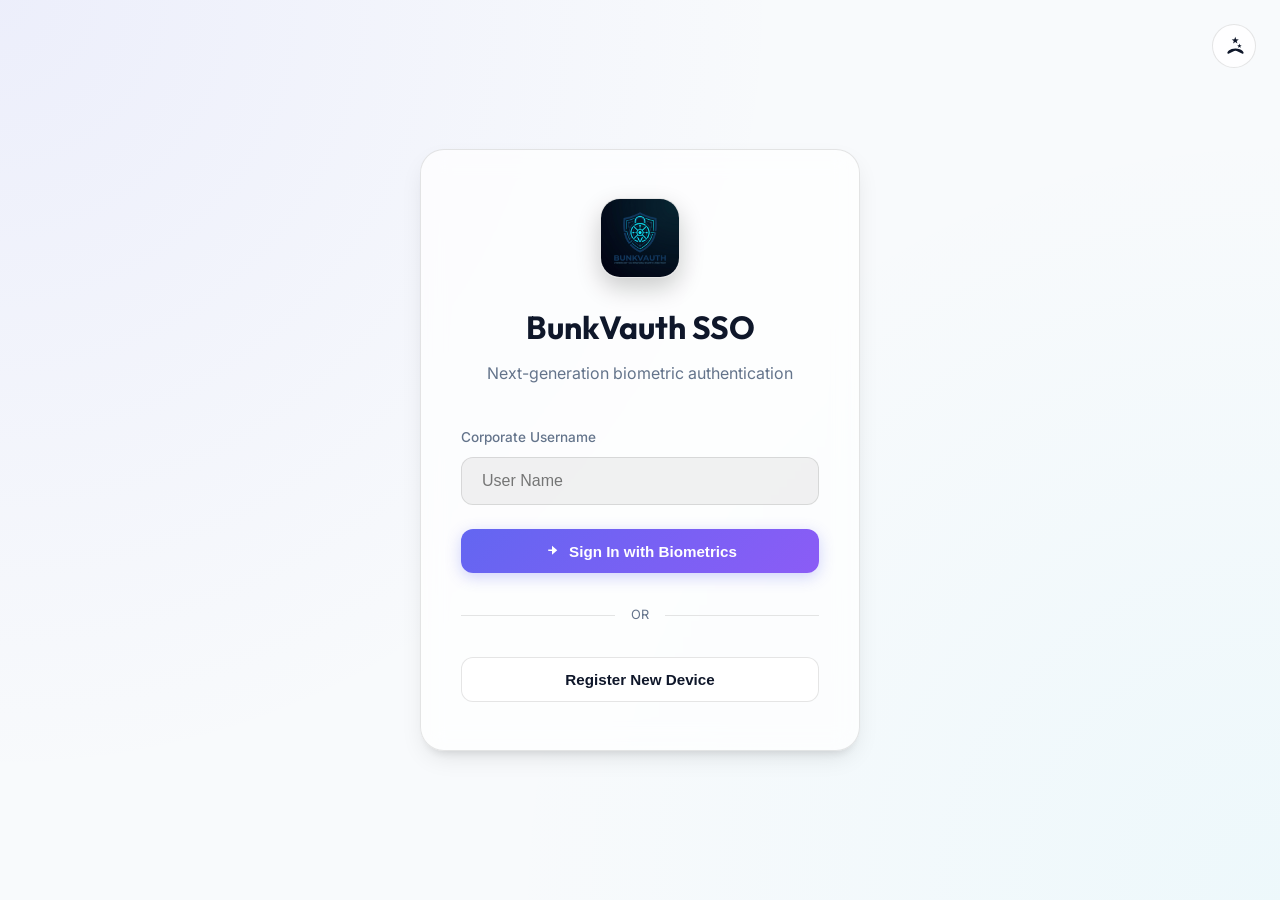
<file: templates/index.html>
<!DOCTYPE html>
<html lang="en">
<head>
    <meta charset="UTF-8">
    <meta name="viewport" content="width=device-width, initial-scale=1.0">
    <title>BunkVauth SSO - Secure Access</title>
    <link rel="stylesheet" href="/static/css/style.css">
    <style>
        body {
            justify-content: center;
            align-items: center;
        }
        .login-card {
            width: 100%;
            max-width: 440px;
            padding: 3rem 2.5rem;
            text-align: center;
        }
        .logo-box {
            width: 80px;
            height: 80px;
            margin: 0 auto 1.5rem;
            display: flex;
            align-items: center;
            justify-content: center;
            border-radius: 1.25rem;
            overflow: hidden;
            box-shadow: 0 10px 25px rgba(0, 0, 0, 0.2);
            background: var(--surface);
            border: 1px solid var(--surface-border);
        }
        .logo-box img { 
            width: 100%; 
            height: 100%; 
            object-fit: cover;
        }
        h1 { font-size: 2rem; margin-bottom: 0.5rem; }
        .subtitle { color: var(--text-muted); margin-bottom: 2.5rem; }
        #message {
            margin-top: 1.5rem;
            padding: 0.75rem;
            border-radius: 0.5rem;
            font-size: 0.9rem;
            display: none;
        }
        .error { background: rgba(248, 113, 113, 0.1); color: var(--error); border: 1px solid rgba(248, 113, 113, 0.2); }
        .success { background: rgba(74, 222, 128, 0.1); color: var(--success); border: 1px solid rgba(74, 222, 128, 0.2); }
        
        .divider {
            display: flex;
            align-items: center;
            margin: 2rem 0;
            color: var(--text-muted);
            font-size: 0.8rem;
        }
        .divider::before, .divider::after {
            content: "";
            flex: 1;
            height: 1px;
            background: var(--surface-border);
        }
        .divider span { padding: 0 1rem; }
    </style>
</head>
<body>
    <button id="themeToggle" class="theme-toggle" title="Toggle Theme">
        <svg id="sunIcon" style="display:none; width:20px;height:20px" viewBox="0 0 24 24"><path fill="currentColor" d="M12,7L12,7C10.5,7,9.2,7.7,8.4,8.9C8.1,9.3,8,9.8,8,10.3V10.3C8,12.3,9.7,14,11.7,14h0.6c2,0,3.7-1.7,3.7-3.7v0c0-0.5-0.1-1-0.4-1.4C14.8,7.7,13.5,7,12,7z M12,2L12,4 M12,20L12,22 M3.5,4.9l1.4,1.4 M19.1,20.5l1.4,1.4 M2,12h2 M20,12h2 M3.5,19.1l1.4-1.4 M19.1,3.5l1.4,1.4"/></svg>
        <svg id="moonIcon" style="width:20px;height:20px" viewBox="0 0 24 24"><path fill="currentColor" d="M17.75,4.09L15.22,6.03L16.13,9.09L13.5,7.28L10.87,9.09L11.78,6.03L9.25,4.09L12.44,4L13.5,1L14.56,4L17.75,4.09M21.25,11L19.61,12.25L20.2,14.23L18.5,13.06L16.8,14.23L17.39,12.25L15.75,11L17.81,10.95L18.5,9L19.19,10.95L21.25,11M18.97,15.91C17.41,15.33 15.62,15 13.77,15C10.53,15 7.66,15.97 5.86,17.5C5.07,18.18 4.67,18.73 4.39,19.22C4.12,19.71 4,20.17 4,20.5C4,20.78 4.11,21 4.32,21.12C4.53,21.25 4.83,21.3 5.11,21.26C5.4,21.22 5.7,21.1 6,20.95L11,18.45C11.91,18 12.83,17.75 13.77,17.75C14.71,17.75 15.63,18 16.54,18.45L21.54,20.95C21.84,21.1 22.14,21.22 22.43,21.26C22.71,21.3 23.01,21.25 23.22,21.12C23.43,21 23.54,20.78 23.54,20.5C23.54,20.17 23.42,19.71 23.15,19.22C22.87,18.73 22.47,18.18 21.68,17.5C20.84,16.78 19.89,16.22 18.97,15.91Z"/></svg>
    </button>

    <div class="login-card glass-card animate-in">
        <div class="logo-box">
            <img src="/static/images/logo.png" alt="BunkVauth Logo">
        </div>
        <h1>BunkVauth SSO</h1>
        <p class="subtitle">Next-generation biometric authentication</p>

        <div class="input-group">
            <label for="username">Corporate Username</label>
            <input type="text" id="username" placeholder="User Name" required>
        </div>

        <button id="loginBtn" class="btn btn-primary" style="width: 100%;">
            <svg style="width:18px;height:18px" viewBox="0 0 24 24"><path fill="currentColor" d="M12,17V12H7V10H12V5L19,11L12,17Z" /></svg>
            Sign In with Biometrics
        </button>

        <div class="divider"><span>OR</span></div>

        <button id="registerBtn" class="btn btn-secondary" style="width: 100%;">
            Register New Device
        </button>

        <div id="message"></div>
    </div>

    <script src="/static/js/collector.js"></script>
    <script>
        // Theme Management
        const toggle = document.getElementById('themeToggle');
        const sun = document.getElementById('sunIcon');
        const moon = document.getElementById('moonIcon');
        
        function setTheme(theme) {
            document.documentElement.setAttribute('data-theme', theme);
            localStorage.setItem('theme', theme);
            if (theme === 'dark') {
                sun.style.display = 'block';
                moon.style.display = 'none';
            } else {
                sun.style.display = 'none';
                moon.style.display = 'block';
            }
        }

        const savedTheme = localStorage.getItem('theme') || 'light';
        setTheme(savedTheme);

        toggle.onclick = () => {
            const current = document.documentElement.getAttribute('data-theme');
            setTheme(current === 'dark' ? 'light' : 'dark');
        };

        function bufferDecode(value) { return Uint8Array.from(atob(value.replace(/-/g, "+").replace(/_/g, "/")), c => c.charCodeAt(0)); }
        function bufferEncode(value) { return btoa(String.fromCharCode.apply(null, new Uint8Array(value))).replace(/\+/g, "-").replace(/\//g, "_").replace(/=/g, ""); }
        
        const msgEl = document.getElementById('message');
        const showMsg = (text, isError = false) => { 
            msgEl.textContent = text; 
            msgEl.className = isError ? 'error' : 'success'; 
            msgEl.style.display = 'block';
        };

        document.getElementById('registerBtn').onclick = async () => {
            const username = document.getElementById('username').value;
            if (!username) return showMsg('Please enter a username', true);
            showMsg('Initializing registration...', false);
            try {
                const beginRes = await fetch('/register/begin', { method: 'POST', headers: {'Content-Type': 'application/json'}, body: JSON.stringify({username}) });
                const options = await beginRes.json();
                if (options.error) throw new Error(options.error);

                options.challenge = bufferDecode(options.challenge);
                options.user.id = bufferDecode(options.user.id);
                if (options.excludeCredentials) options.excludeCredentials.forEach(c => c.id = bufferDecode(c.id));

                const credential = await navigator.credentials.create({ publicKey: options });
                const completeRes = await fetch('/register/complete', {
                    method: 'POST',
                    headers: {'Content-Type': 'application/json'},
                    body: JSON.stringify({
                        id: credential.id,
                        rawId: bufferEncode(credential.rawId),
                        type: credential.type,
                        response: { attestationObject: bufferEncode(credential.response.attestationObject), clientDataJSON: bufferEncode(credential.response.clientDataJSON) }
                    })
                });
                const result = await completeRes.json();
                if (result.status === 'success') showMsg('Device successfully registered!'); else throw new Error(result.error);
            } catch (err) { showMsg(err.message, true); }
        };

        document.getElementById('loginBtn').onclick = async () => {
            const username = document.getElementById('username').value;
            if (!username) return showMsg('Please enter a username', true);
            showMsg('Verifying biometrics...', false);
            try {
                const beginRes = await fetch('/login/begin', { method: 'POST', headers: {'Content-Type': 'application/json'}, body: JSON.stringify({username}) });
                const options = await beginRes.json();
                if (options.error) throw new Error(options.error);

                options.challenge = bufferDecode(options.challenge);
                options.allowCredentials.forEach(c => c.id = bufferDecode(c.id));
                const assertion = await navigator.credentials.get({ publicKey: options });
                const completeRes = await fetch('/login/complete', {
                    method: 'POST',
                    headers: {'Content-Type': 'application/json'},
                    body: JSON.stringify({
                        id: assertion.id,
                        rawId: bufferEncode(assertion.rawId),
                        type: assertion.type,
                        response: { authenticatorData: bufferEncode(assertion.response.authenticatorData), clientDataJSON: bufferEncode(assertion.response.clientDataJSON), signature: bufferEncode(assertion.response.signature) }
                    })
                });
                const result = await completeRes.json();
                if (result.status === 'success') window.location.href = '/dashboard'; else throw new Error(result.error);
            } catch (err) { showMsg(err.message, true); }
        };
    </script>
</body>
</html>
</file>
<file: static/css/style.css>
@import url('https://fonts.googleapis.com/css2?family=Inter:wght@300;400;500;600;700&family=Outfit:wght@400;600;700&display=swap');

:root {
    /* Light Theme (Default) */
    --primary: #6366f1;
    --primary-gradient: linear-gradient(135deg, #6366f1 0%, #8b5cf6 100%);
    --bg: #f8fafc;
    --surface: rgba(255, 255, 255, 0.8);
    --surface-border: rgba(0, 0, 0, 0.1);
    --text: #0f172a;
    --text-muted: #64748b;
    --accent: #0891b2;
    --success: #16a34a;
    --warning: #ca8a04;
    --error: #dc2626;
    --glass-bg: rgba(255, 255, 255, 0.7);
    --glass-blur: blur(12px);
    --shadow: 0 10px 25px -5px rgba(0, 0, 0, 0.1), 0 8px 10px -6px rgba(0, 0, 0, 0.1);
}

[data-theme="dark"] {
    /* Dark Theme */
    --bg: #030712;
    --surface: rgba(30, 41, 59, 0.7);
    --surface-border: rgba(255, 255, 255, 0.1);
    --text: #f8fafc;
    --text-muted: #94a3b8;
    --accent: #22d3ee;
    --success: #4ade80;
    --warning: #facc15;
    --error: #f87171;
    --glass-bg: rgba(15, 23, 42, 0.8);
    --glass-blur: blur(12px);
    --shadow: 0 25px 50px -12px rgba(0, 0, 0, 0.5);
}

* {
    margin: 0;
    padding: 0;
    box-sizing: border-box;
}

body {
    font-family: 'Inter', sans-serif;
    background-color: var(--bg);
    background-image: 
        radial-gradient(circle at 0% 0%, rgba(99, 102, 241, 0.08) 0%, transparent 50%),
        radial-gradient(circle at 100% 100%, rgba(34, 211, 238, 0.05) 0%, transparent 50%);
    color: var(--text);
    line-height: 1.6;
    min-height: 100vh;
    display: flex;
    flex-direction: column;
    transition: background-color 0.3s, color 0.3s;
}

h1, h2, h3 {
    font-family: 'Outfit', sans-serif;
    font-weight: 700;
}

.glass-card {
    background: var(--glass-bg);
    backdrop-filter: var(--glass-blur);
    -webkit-backdrop-filter: var(--glass-blur);
    border: 1px solid var(--surface-border);
    border-radius: 1.5rem;
    box-shadow: var(--shadow);
}

.btn {
    padding: 0.8rem 1.5rem;
    border-radius: 0.75rem;
    font-weight: 600;
    cursor: pointer;
    transition: all 0.3s cubic-bezier(0.4, 0, 0.2, 1);
    border: none;
    display: inline-flex;
    align-items: center;
    justify-content: center;
    gap: 0.5rem;
    font-size: 0.95rem;
}

.btn-primary {
    background: var(--primary-gradient);
    color: white;
    box-shadow: 0 4px 15px rgba(99, 102, 241, 0.3);
}

.btn-primary:hover {
    transform: translateY(-2px);
    box-shadow: 0 8px 25px rgba(99, 102, 241, 0.4);
    opacity: 0.9;
}

.btn-secondary {
    background: var(--surface);
    color: var(--text);
    border: 1px solid var(--surface-border);
}

.btn-secondary:hover {
    background: rgba(255, 255, 255, 0.1);
    transform: translateY(-2px);
}

.theme-toggle {
    position: fixed;
    top: 1.5rem;
    right: 1.5rem;
    width: 44px;
    height: 44px;
    border-radius: 50%;
    background: var(--surface);
    border: 1px solid var(--surface-border);
    color: var(--text);
    display: flex;
    align-items: center;
    justify-content: center;
    cursor: pointer;
    z-index: 1000;
    transition: all 0.3s;
}

.theme-toggle:hover {
    transform: rotate(15deg) scale(1.1);
}

.input-group {
    margin-bottom: 1.5rem;
    text-align: left;
}

.input-group label {
    display: block;
    margin-bottom: 0.5rem;
    color: var(--text-muted);
    font-size: 0.85rem;
    font-weight: 500;
}

input {
    width: 100%;
    background: rgba(0, 0, 0, 0.05);
    border: 1px solid var(--surface-border);
    padding: 0.9rem 1.25rem;
    border-radius: 0.75rem;
    color: var(--text);
    font-size: 1rem;
    transition: all 0.3s;
}

[data-theme="dark"] input {
    background: rgba(0, 0, 0, 0.2);
}

input:focus {
    outline: none;
    border-color: var(--primary);
    box-shadow: 0 0 0 4px rgba(99, 102, 241, 0.1);
}

/* Animations */
@keyframes fadeIn {
    from { opacity: 0; transform: translateY(10px); }
    to { opacity: 1; transform: translateY(0); }
}

.animate-in {
    animation: fadeIn 0.6s ease-out forwards;
}

.container {
    width: 100%;
    max-width: 1200px;
    margin: 0 auto;
    padding: 2rem;
}

@media (max-width: 768px) {
    .container { padding: 1rem; }
    .theme-toggle { top: 1rem; right: 1rem; }
}
</file>
